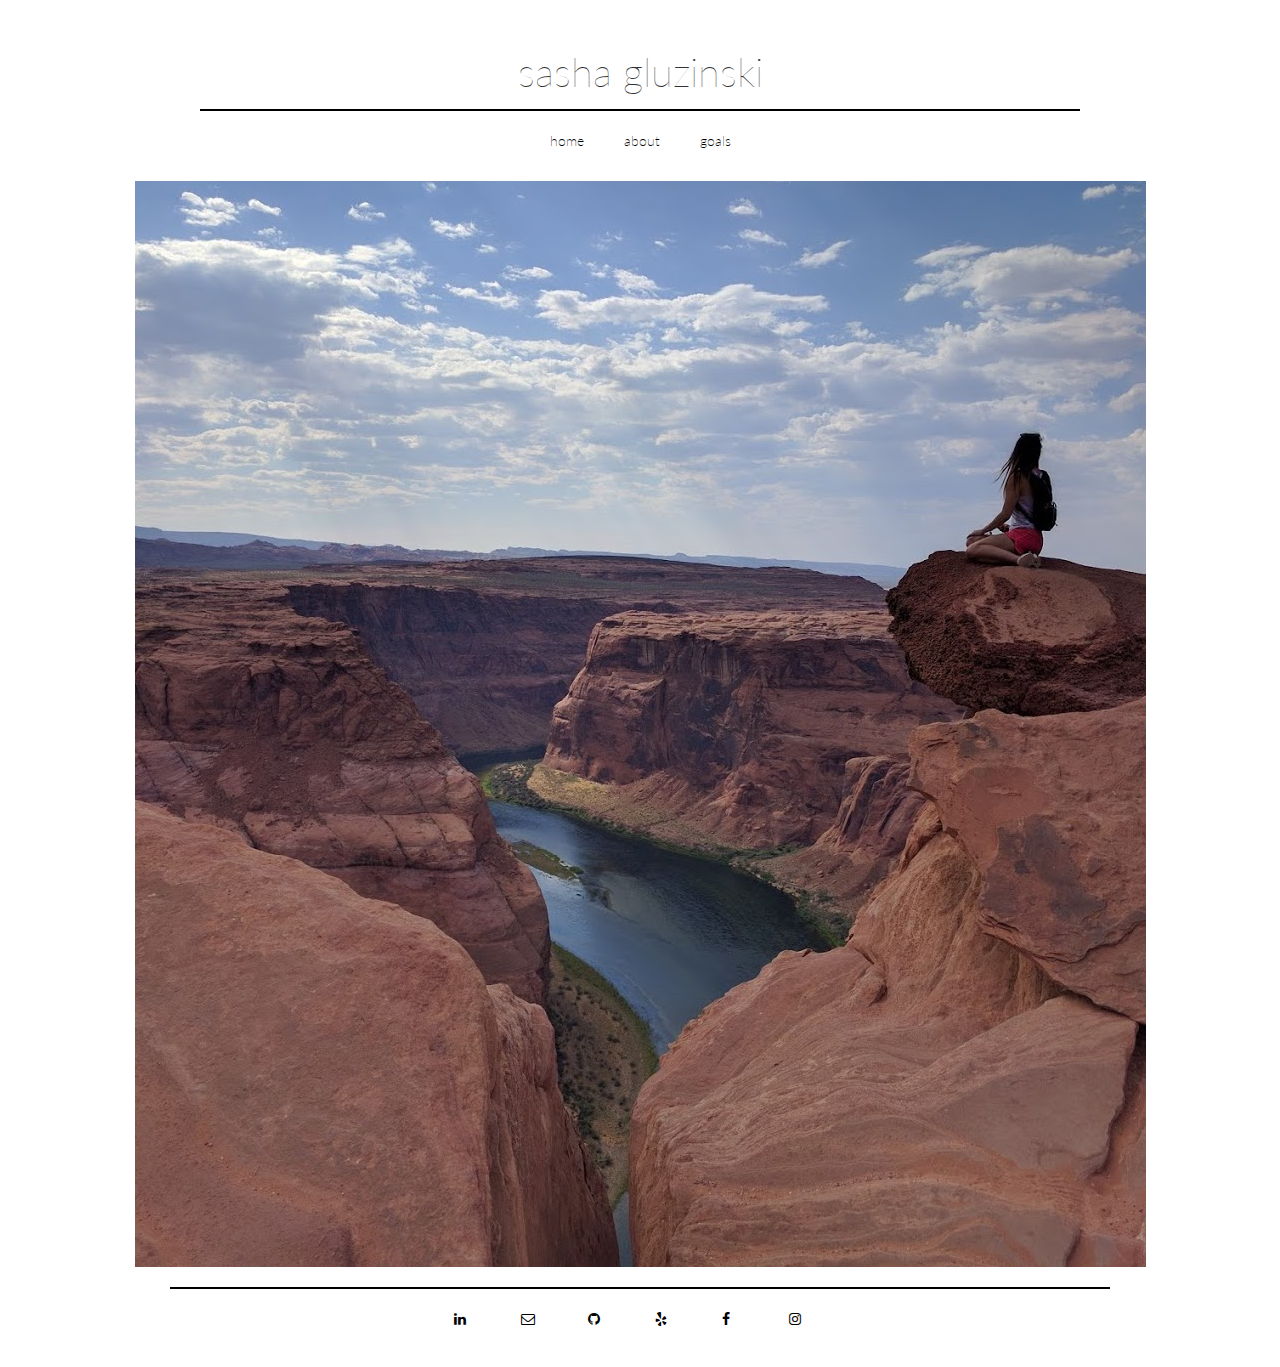
<file: index.html>
<!DOCTYPE html>
<html>

<head>
  <title>s. gluzinski</title>
  <meta charset="utf-8" />

  <link rel="stylesheet" type="text/css" href="https://fonts.googleapis.com/css?family=Lato:200,300,100">
  <link rel="stylesheet" href="https://fonts.googleapis.com/css?family=Amatic+SC">
  <link rel="stylesheet" href="https://maxcdn.bootstrapcdn.com/bootstrap/3.3.7/css/bootstrap.min.css" />
  <link rel="stylesheet" href="font-awesome-4.6.3/css/font-awesome.min.css">
  <link rel="stylesheet" type="text/css" href="stylesheet.css">
  <script src="https://ajax.googleapis.com/ajax/libs/jquery/1.12.4/jquery.min.js"></script>
  <script src="https://maxcdn.bootstrapcdn.com/bootstrap/3.3.7/js/bootstrap.min.js"></script>
  <meta name="viewport" content="width=device-width, initial-scale=1, maximum-scale=1">
</head>

<body>

  <div id="container">
    <header class="container">
      <div class="row">
        <h1 class="col-sm-12">sasha gluzinski</h1>
        <hr>
      </div>
      <div class="row">
        <nav class="col-sm-6 col-sm-offset-3">
          <p>
            <a href="index">home</a>
          </p>
          <p>
            <a href="about">about</a>
          </p>
          <p>
            <a href="goals">goals</a>
          </p>
      </div>
    </header>

    <section class="jumbotron">
      <div class="container" id="main">
        <img src="az-sg.jpg" id="main-display"></img>
      </div>
    </section>


    <footer class="container">
      <hr>
      <div class="col-sm-8 col-sm-offset-2" id="footer" target="_blank">
        <p class="col-sm-1">
          <a href="https://www.linkedin.com/in/sasha-gluzinski-18423140">
            <i class="fa fa-linkedin"></i>
          </a>
        </p>

        <p class="col-sm-1">
          <a href="mailto:sgluzins@gmail.com">
            <i class="fa fa-envelope-o"></i>
          </a>
        </p>

        <p class="col-sm-1">
          <a href="https://github.com/sgluzins" target="_blank">
            <i class="fa fa-github"></i>
          </a>
        </p>

        <p class="col-sm-1">
          <a href="https://sgluzins.yelp.com" target="_blank">
            <i class="fa fa-yelp"></i>
          </a>
        </p>

        <p class="col-sm-1">
          <a href="https://www.facebook.com/sasha.gluzinski" target="_blank">
            <i class="fa fa-facebook"></i>
          </a>
        </p>

        <p class="col-sm-1">
          <a href="https://www.instagram.com/sgluzins/" target="_blank">
            <i class="fa fa-instagram">
            </I>
          </a>
        </p>
      </div>
    </footer>

  </div>
</body>

<script>
  (function (i, s, o, g, r, a, m) {
  i['GoogleAnalyticsObject'] = r; i[r] = i[r] || function () {
    (i[r].q = i[r].q || []).push(arguments)  
}, i[r].l = 1 * new Date(); a = s.createElement(o),
    m = s.getElementsByTagName(o)[0]; a.async = 1; a.src = g; m.parentNode.insertBefore(a, m)
  })(window, document, 'script', 'https://www.google-analytics.com/analytics.js', 'ga');

  ga('create', 'UA-91763208-1', 'auto');
  ga('send', 'pageview');

</script>

</html>
</file>
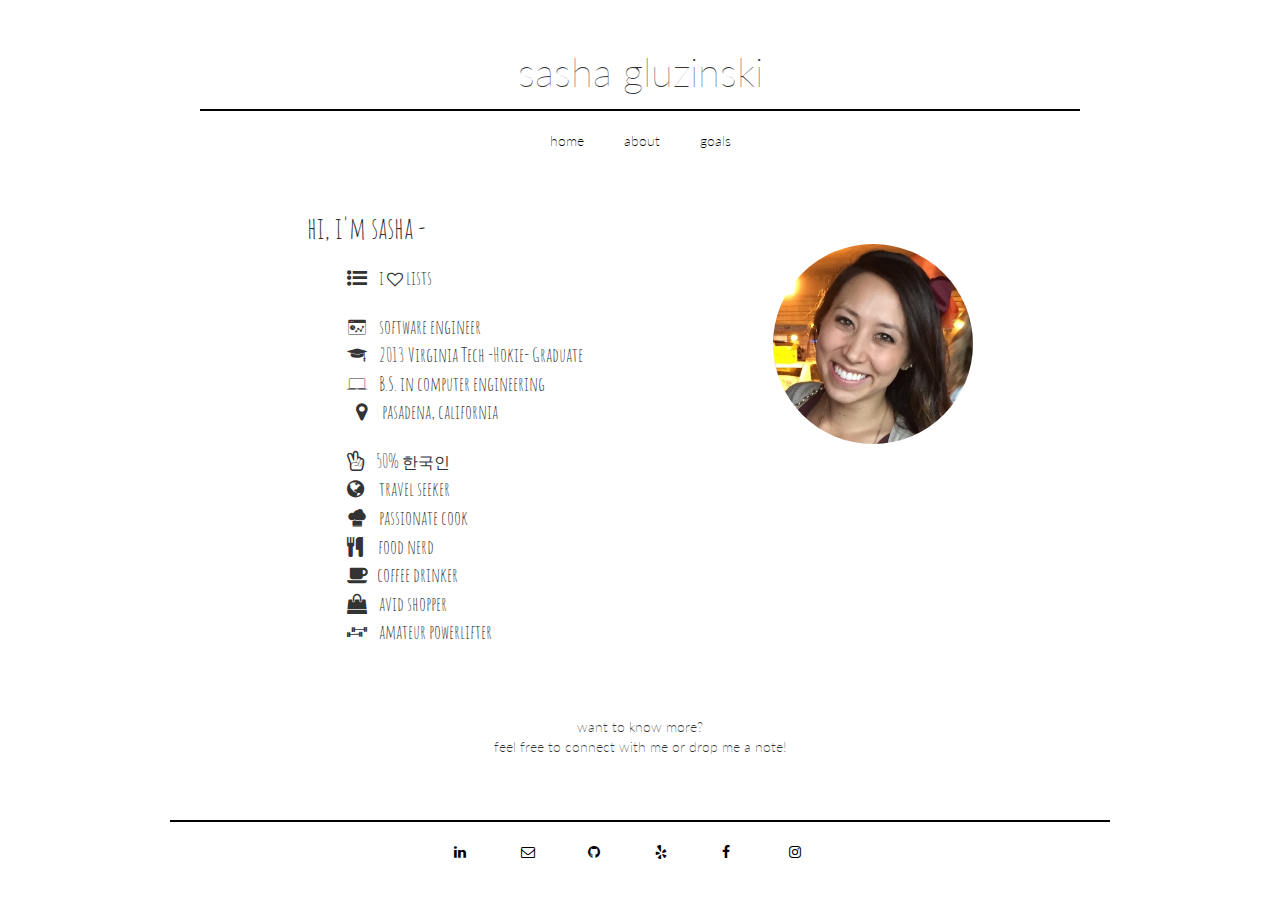
<file: about.html>
<!DOCTYPE html>
<html>

<head>
  <title>s. gluzinski</title>
  <meta charset="utf-8" />


  <link rel="stylesheet" type="text/css" href="https://fonts.googleapis.com/css?family=Lato:200,300,100">
  <link rel="stylesheet" href="https://fonts.googleapis.com/css?family=Amatic+SC">
  <link rel="stylesheet" href="icofont/css/icofont.css">

  <link rel="stylesheet" href="https://maxcdn.bootstrapcdn.com/bootstrap/3.3.7/css/bootstrap.min.css" />
  <link rel="stylesheet" href="font-awesome-4.6.3/css/font-awesome.min.css">
  <link rel="stylesheet" type="text/css" href="stylesheet.css">
  <script src="https://ajax.googleapis.com/ajax/libs/jquery/1.12.4/jquery.min.js"></script>
  <script src="https://maxcdn.bootstrapcdn.com/bootstrap/3.3.7/js/bootstrap.min.js"></script>
  <meta name="viewport" content="width=device-width, initial-scale=1, maximum-scale=1">
</head>

<body>

  <div id="container">
    <header class="container">
      <div class="row">
        <h1 class="col-sm-12">sasha gluzinski</h1>
        <hr>
      </div>
      <div class="row">
        <nav class="col-sm-6 col-sm-offset-3">
          <p>
            <a href="index">home</a>
          </p>
          <p>
            <a href="about">about</a>
          </p>
          <p>
            <a href="goals">goals</a>
          </p>
      </div>
    </header>

    <section class="jumbotron">
      <div class="container" id="about">
        <h2>hi, i'm sasha -</h2>

        <img class="img-info" src="sg.jpg"></img>
        <br>
        <ul>
          <li>
            <i class="fa fa-list-ul" aria-hidden="true"></i>&nbsp;&nbsp;&nbsp; i
            <i class="fa fa-heart-o" style="font-size: 16px"></i> lists</li>
          <br>
          <li>
            <i class="icofont icofont-dashboard-web"></i>&nbsp;&nbsp;&nbsp; software engineer</li>
          <li>
            <i class="icofont icofont-hat-alt"></i>&nbsp;&nbsp;&nbsp; 2013 Virginia Tech -Hokie- Graduate</li>
          <li>
            <i class="icofont icofont-macbook"></i>&nbsp;&nbsp;&nbsp; B.S. in computer engineering</li>
          <li>&nbsp;&nbsp;
            <i class="fa fa-map-marker" aria-hidden="true"></i>&nbsp;&nbsp;&nbsp;&nbsp; pasadena, california</li>
          <br>
          <li>
            <i class="fa fa-hand-peace-o" aria-hidden="true"></i>&nbsp;&nbsp;&nbsp; 50%
            <font face="sans-serif" size="3px">한국인</font>
          </li>
          <li>
            <i class="fa fa-globe" aria-hidden="true"></i>&nbsp;&nbsp;&nbsp;&nbsp; travel seeker</li>
          <li>
            <i class="icofont icofont-chef"></i>&nbsp;&nbsp;&nbsp; passionate cook</li>
          <li>
            <i class="fa fa-cutlery" aria-hidden="true"></i>&nbsp;&nbsp;&nbsp;&nbsp; food nerd</li>
          <li>
            <i class="fa fa-coffee" aria-hidden="true"></i>&nbsp;&nbsp; coffee drinker</li>
          <li>
            <i class="fa fa-shopping-bag" aria-hidden="true"></i>&nbsp;&nbsp;&nbsp; avid shopper</li>
          <li>
            <i class="icofont icofont-dumbbell-alt"></i>&nbsp;&nbsp;&nbsp; amateur powerlifter</li>
        </ul>
        <br>
        <br>
        <div id="tellMeMore">
          <br>want to know more?
          <br>feel free to connect with me
          <br class="rwd-break"> or drop me a note!
        </div>
      </div>
    </section>


    <footer class="container">
      <hr>
      <div class="col-sm-8 col-sm-offset-2" id="footer">
        <p class="col-sm-1">
          <a href="https://www.linkedin.com/in/sasha-gluzinski-18423140" target="_blank">
            <i class="fa fa-linkedin"></i>
          </a>
        </p>

        <p class="col-sm-1">
          <a href="mailto:sgluzins@gmail.com">
            <i class="fa fa-envelope-o"></i>
          </a>
        </p>

        <p class="col-sm-1">
          <a href="https://github.com/sgluzins" target="_blank">
            <i class="fa fa-github"></i>
          </a>
        </p>

        <p class="col-sm-1">
          <a href="https://sgluzins.yelp.com" target="_blank">
            <i class="fa fa-yelp"></i>
          </a>
        </p>

        <p class="col-sm-1">
          <a href="https://www.facebook.com/sasha.gluzinski" target="_blank">
            <i class="fa fa-facebook"></i>
          </a>
        </p>

        <p class="col-sm-1">
          <a href="https://www.instagram.com/sgluzins/" target="_blank">
            <i class="fa fa-instagram">
            </I>
          </a>
        </p>
      </div>
    </footer>

  </div>
</body>

<script>
  (function (i, s, o, g, r, a, m) {
  i['GoogleAnalyticsObject'] = r; i[r] = i[r] || function () {
    (i[r].q = i[r].q || []).push(arguments)  
}, i[r].l = 1 * new Date(); a = s.createElement(o),
    m = s.getElementsByTagName(o)[0]; a.async = 1; a.src = g; m.parentNode.insertBefore(a, m)
  })(window, document, 'script', 'https://www.google-analytics.com/analytics.js', 'ga');

  ga('create', 'UA-91763208-1', 'auto');
  ga('send', 'pageview');

</script>

</html>
</file>
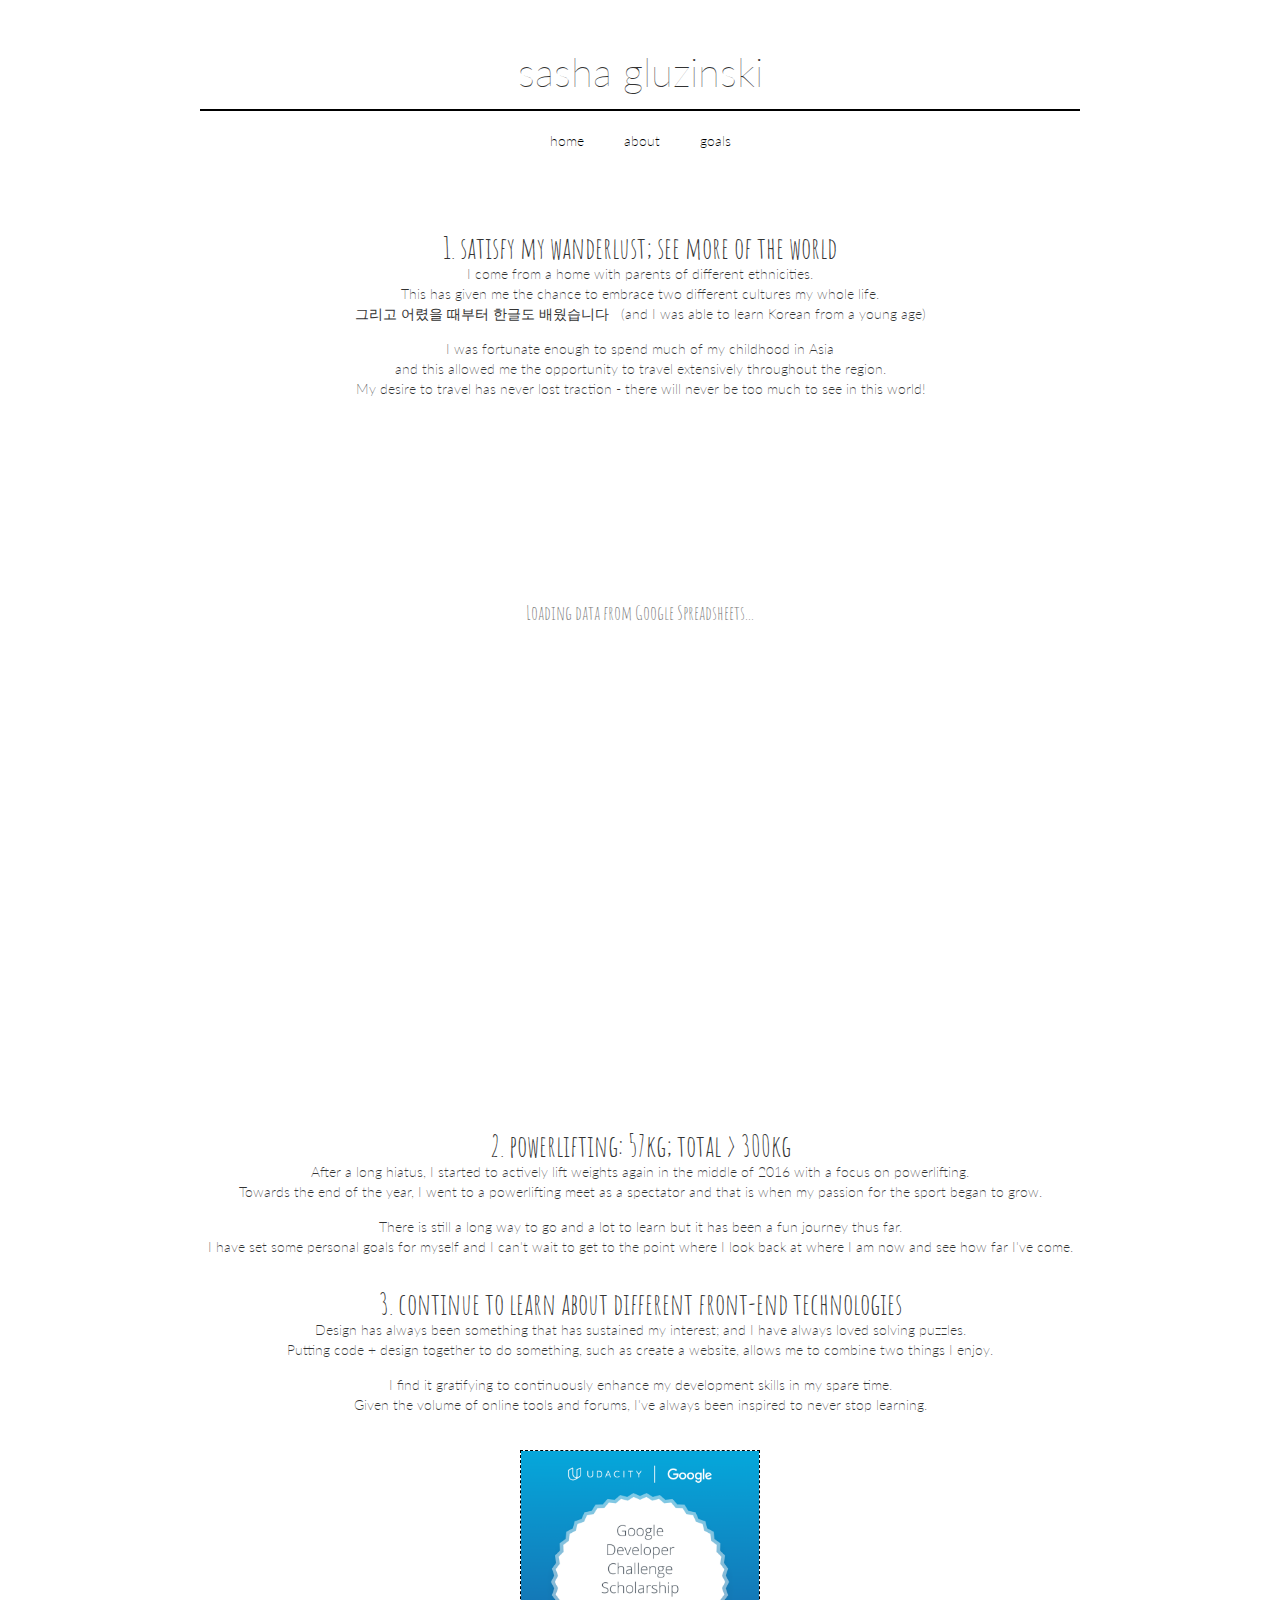
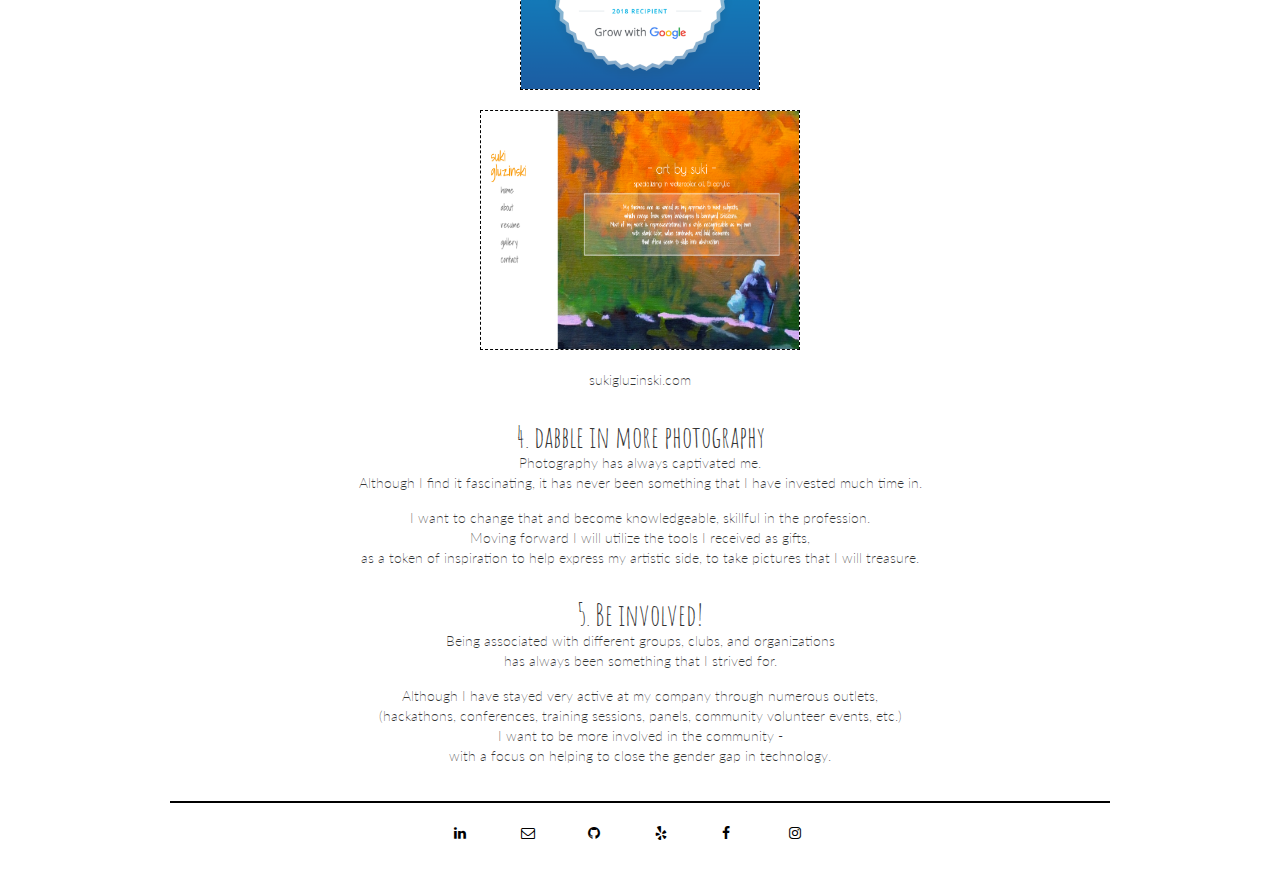
<file: goals.html>
<!DOCTYPE html>
<html>

<head>
    <title>s. gluzinski</title>
    <meta charset="utf-8" />

    <link rel="stylesheet" type="text/css" href="https://fonts.googleapis.com/css?family=Lato:200,300,100">
    <link rel="stylesheet" href="https://fonts.googleapis.com/css?family=Amatic+SC">


    <link rel="stylesheet" href="https://maxcdn.bootstrapcdn.com/bootstrap/3.3.7/css/bootstrap.min.css" />
    <link rel="stylesheet" href="font-awesome-4.6.3/css/font-awesome.min.css">
    <link rel="stylesheet" type="text/css" href="stylesheet.css">
    <script src="https://ajax.googleapis.com/ajax/libs/jquery/1.12.4/jquery.min.js"></script>
    <script src="https://maxcdn.bootstrapcdn.com/bootstrap/3.3.7/js/bootstrap.min.js"></script>
    <meta name="viewport" content="width=device-width, initial-scale=1, maximum-scale=1">

    <script src="https://code.highcharts.com/maps/highmaps.js"></script>
    <script src="https://code.highcharts.com/maps/modules/data.js"></script>
    <script src="https://code.highcharts.com/mapdata/custom/world.js"></script>
</head>

<body>

    <div id="container">
        <header class="container">
            <div class="row">
                <h1 class="col-sm-12">sasha gluzinski</h1>
                <hr>
            </div>
            <div class="row">
                <nav class="col-sm-6 col-sm-offset-3">
                    <p>
                        <a href="index">home</a>
                    </p>
                    <p>
                        <a href="about">about</a>
                    </p>
                    <p>
                        <a href="goals">goals</a>
                    </p>
            </div>
        </header>
        <section class="jumbotron" id="goals">
            <h2> 1. satisfy my wanderlust;
                <br class="rwd-break"> see more of the world </h2>
            <p>
                I come from a home with parents of different ethnicities.
                <br> This has given me the chance to embrace two different cultures my whole life.
                <br>
                <br class="rwd-break"> 그리고 어렸을 때부터 한글도 배웠습니다 &nbsp;
                <br class="rwd-break"> (and I was able to learn Korean from a young age)
            </p>
            <p>
                I was fortunate enough to spend much of my childhood in Asia
                <br> and this allowed me the opportunity
                <br class="rwd-break"> to travel extensively throughout the region.
                <br>
                <br class="rwd-break"> My desire to travel has never lost traction -
                <br class="rwd-break"> there will never be too much to see in this world!
            </p>

            <div id="travel">
                <div class="loading">
                    <i class="icon-spinner icon-spin icon-large"></i> Loading data from Google Spreadsheets...
                    <script language="javascript">
                        $(function () {
                            Highcharts.data({

                                googleSpreadsheetKey: '1RxwXaBS69UOsm0v14GqfhFhks9sygSh1Sn7Y7NjWMuY',

                                // custom handler when the spreadsheet is parsed
                                parsed: function (columns) {

                                    // Read the columns into the data array
                                    var data = [];
                                    $.each(columns[0], function (i, code) {
                                        data.push({
                                            code: code.toUpperCase(),
                                            value: columns[2][i],
                                            name: columns[1][i],
                                            details: columns[3][i],
                                        });
                                    });

                                    // Initiate the chart
                                    Highcharts.mapChart('travel', {
                                        chart: {
                                            borderWidth: 1,
                                            borderColor: 'white',
                                            style: {
                                                fontFamily: 'Lato',
                                            }
                                        },

                                        title: {
                                            text: ''
                                        },

                                        mapNavigation: {
                                            enabled: true
                                        },

                                        legend: {
                                            align: 'right',
                                            verticalAlign: 'bottom',
                                            floating: true,
                                            layout: 'vertical',
                                            valueDecimals: 0,
                                            backgroundColor: (Highcharts.theme && Highcharts.theme.legendBackgroundColor) || 'rgba(255, 255, 255, 0.85)',
                                            symbolRadius: 0,
                                            symbolHeight: 14,
                                        },

                                        tooltip: {
                                            pointFormat: '{point.name} <b> {point.details}</b>'
                                        },

                                        colorAxis: {
                                            dataClasses: [{
                                                to: 0,
                                                color: '#f4f4f4',
                                                name: 'yet to explore',
                                            }, {
                                                from: 1,
                                                to: 1,
                                                color: 'rgba(212, 100, 212, 0.3)',
                                                name: 'i\'ve lived in',
                                            }, {
                                                from: 2,
                                                to: 2,
                                                color: 'rgba(100, 212, 212, 0.3)',
                                                name: 'i\'ve visited',
                                            }],
                                        },

                                        series: [{
                                            data: data,
                                            mapData: Highcharts.maps['custom/world'],
                                            joinBy: ['iso-a2', 'code'],
                                            animation: true,
                                            name: 'country:',
                                            states: {
                                                hover: {
                                                    color: '#ffffff'
                                                }
                                            },
                                        }]
                                    });
                                },
                                error: function () {
                                    $('#travel').html('<div class="loading">' +
                                        '<i class="icon-frown icon-large"></i> ' +
                                        'Error loading data from Google Spreadsheets' +
                                        '</div>');
                                }
                            });
                        });
                    </script>
                </div>
            </div>

            <h2>2. powerlifting: 57kg; total > 300kg </h2>
            <p>
                After a long hiatus, I started to actively lift weights again
                <br class="rwd-break"> in the middle of 2016 with a focus on powerlifting.
                <br>
                <br class="rwd-break"> Towards the end of the year,
                <br class="rwd-break"> I went to a powerlifting meet as a spectator
                <br class="rwd-break"> and that is when my passion for the sport began to grow.
            </p>
            <p>
                There is still a long way to go and
                <br class="rwd-break"> a lot to learn but it has been a fun journey thus far.
                <br>
                <br class="rwd-break"> I have set some personal goals for myself
                <br class="rwd-break"> and I can't wait to get to the point where
                <br class="rwd-break"> I look back at where I am now and see how far I've come.
            </p>

            <h2>3. continue to learn about
                <br class="rwd-break"> different front-end technologies </h2>
            <p>
                Design has always been something that has sustained my interest;
                <br class="rwd-break"> and I have always loved solving puzzles.
                <br>
                <br class="rwd-break"> Putting code + design together to do something,
                <br class="rwd-break"> such as create a website, allows me to combine two things I enjoy.
            </p>

            <p>
                I find it gratifying to continuously enhance
                <br class="rwd-break"> my development skills in my spare time.
                <br>
                <br class="rwd-break"> Given the volume of online tools and forums,
                <br class="rwd-break"> I've always been inspired to never stop learning.
            </p>
            <div>
                <img src="GWG-badge.png" id="gwg">
            </div>
            <div>
                <a href="http://www.sukigluzinski.com" target="_blank">
                    <img src="sukigluzinski.png" id="sukigluz"></img>
                </a>
            </div>
            sukigluzinski.com

            <h2>4. dabble in more photography </h2>
            <p>
                Photography has always captivated me.
                <br class="rwd-break">
                <br> Although I find it fascinating, it has never
                <br class="rwd-break"> been something that I have invested much time in.
            </p>
            <p>
                I want to change that
                <br class="rwd-break"> and become knowledgeable, skillful in the profession.
                <br>
                <br class="rwd-break"> Moving forward I will utilize the tools I received as gifts,
                <br> as a token of inspiration to help express my artistic side,
                <br class="rwd-break"> to take pictures that I will treasure.
            </p>

            <h2>5. Be involved!</h2>
            <p>
                Being associated with different groups, clubs, and organizations
                <br> has always been something that I strived for.
            </p>
            <p>
                Although I have stayed very active at my company through numerous outlets,
                <br> (hackathons, conferences, training sessions, panels, community volunteer events, etc.)
                <br> I want to be more involved in the community -
                <br> with a focus on helping to close the gender gap in technology.
            </p>
        </section>


        <footer class="container">
            <hr>
            <div class="col-sm-8 col-sm-offset-2" id="footer">
                <p class="col-sm-1">
                    <a href="https://www.linkedin.com/in/sasha-gluzinski-18423140" target="_blank">
                        <i class="fa fa-linkedin"></i>
                    </a>
                </p>

                <p class="col-sm-1">
                    <a href="mailto:sgluzins@gmail.com">
                        <i class="fa fa-envelope-o"></i>
                    </a>
                </p>

                <p class="col-sm-1">
                    <a href="https://github.com/sgluzins" target="_blank">
                        <i class="fa fa-github"></i>
                    </a>
                </p>

                <p class="col-sm-1">
                    <a href="https://sgluzins.yelp.com" target="_blank">
                        <i class="fa fa-yelp"></i>
                    </a>
                </p>

                <p class="col-sm-1">
                    <a href="https://www.facebook.com/sasha.gluzinski" target="_blank">
                        <i class="fa fa-facebook"></i>
                    </a>
                </p>

                <p class="col-sm-1">
                    <a href="https://www.instagram.com/sgluzins/" target="_blank">
                        <i class="fa fa-instagram">
                        </I>
                    </a>
                </p>
            </div>
        </footer>

    </div>
</body>

<script>
    (function (i, s, o, g, r, a, m) {
    i['GoogleAnalyticsObject'] = r; i[r] = i[r] || function () {
        (i[r].q = i[r].q || []).push(arguments)    
}, i[r].l = 1 * new Date(); a = s.createElement(o),
        m = s.getElementsByTagName(o)[0]; a.async = 1; a.src = g; m.parentNode.insertBefore(a, m)
    })(window, document, 'script', 'https://www.google-analytics.com/analytics.js', 'ga');

    ga('create', 'UA-91763208-1', 'auto');
    ga('send', 'pageview');

</script>

</html>
</file>
<file: stylesheet.css>
html, body {
  padding: 20px 0;
  font-family: 'Lato', sans-serif;
  margin: 0;
  padding: 0;
  height: 100%;
  font-weight: 200;
}

#container {
	min-height: 100%;
	position: relative;
}

header {
	padding: 10px;
}

header h1 {
	font-size: 40px;
	font-weight: 100;
	text-align: center;
	padding: 20px 0 5px 0;
}

header nav,
#footer {
	font-weight: 200;
	display: flex;
	justify-content: center;
}

header p,
footer p {
	padding: 0 2rem;
	margin: 0 0 10px;
}

footer img {
	height: 25px;
	width: 25px;
	-webkit-filter: grayscale(100%);
	border-radius: 10px;
}

footer {
	position: absolute;
	bottom: 0;
	width: 100% !important;
	height: 100px;
}

.jumbotron {
	background-color: white;
	padding: 10px;
	padding-bottom: 100px;
}

.jumbotron p {
	font-size: 14px;
}

#main-display {
	max-width: 100%;
	height: auto;
}

#main, #error, #tellMeMore {
	text-align: center;
}

#about {
	padding: 0 12%;
}

.img-info {
	border-radius: 50%;
	height: 200px;
	width: 200px;
	object-fit: cover;
	float: right;
	object-position: 0% 0%;
}

#about li, .loading {
	font-weight: 200;
	font-size: 20px;
	font-family: 'Amatic SC', Helvetica;
	list-style-type: none;
}

#goals {
	text-align: center;
	margin: 20px;
}

#travel {
    height: 500px; 
    min-width: 310px; 
    max-width: 800px; 
    margin: 0 auto; 
}

#portfolio {
	text-align: center;
	padding: 0 0 20px 0;
}

#sukigluz {
	margin: 20px 0;
	height: 240px;
	width: 320px;
    border: 1px dashed black;
}

#gwg {
	margin: 20px 0 0 0;
	height: 240px;
	width: 240px;
    border: 1px dashed black;
}

.loading {
    margin-top: 10em;
    text-align: center;
    color: gray;
}

h2 {
	font-family: 'Amatic SC', Helvetica;
	margin: 30px 0 0 0;
}

.rwd-break {
	display: block;
}

a:link, a:visited {
	color: black;
	text-decoration: none;
}

a:hover {
	color: silver;
}

hr {
	border: 0.5px solid black;
	width: 75%;
}

@media screen and (min-width: 1200px) {
	#about {
	padding: 0 20%;
}
}

@media screen and (min-width: 650px) {
.rwd-break {
	display: none;
}
}

@media screen and (max-width: 480px) {
	#about li {
	font-size: 18px;
}
	#goals {
	margin: 0;
}
}
@media screen and (max-width: 768px){
	ul {
		display: inline-block;
	}
	footer p {
		padding-right: 20px;
    	padding-left: 25px;
	}
}
</file>
